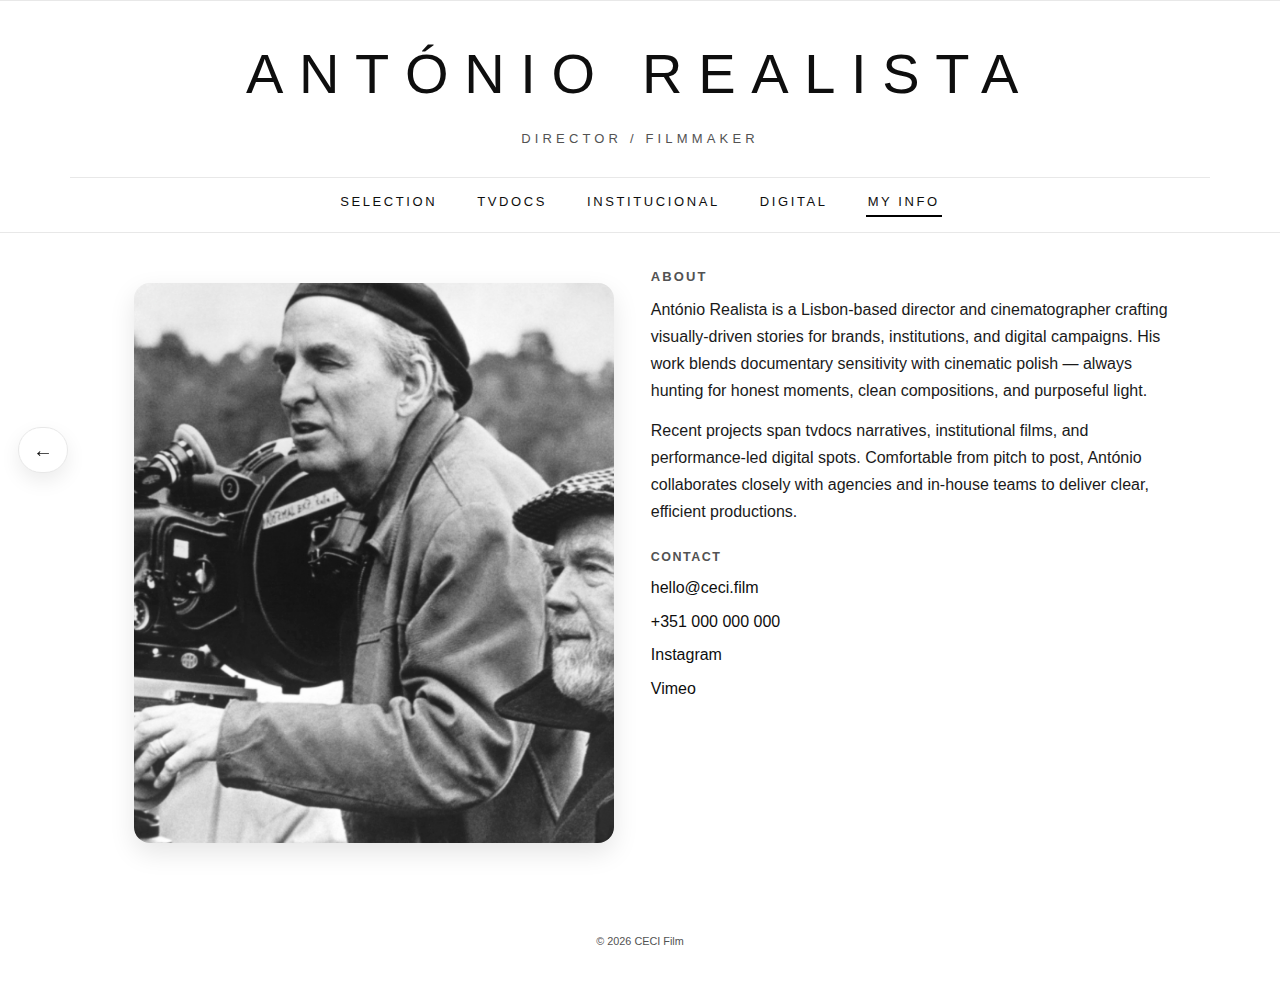
<file: my-info.html>
<!doctype html>
<html lang="en">
<head>
  <meta charset="utf-8" />
  <meta name="viewport" content="width=device-width, initial-scale=1" />
  <title>My Info — António Realista</title>
  <link rel="stylesheet" href="styles.css" />
  <script src="app.js" defer></script>
</head>
<body class="page-info">

  <header class="topbar"></header>

  <section class="artist-hero">
    <h1 class="artist-name">ANTÓNIO REALISTA</h1>
    <p class="artist-role">DIRECTOR / FILMMAKER</p>
  </section>

  <nav class="header-nav" aria-label="Primary">
    <ul class="tabs">
      <li class="tab"><a href="index.html#selection">SELECTION</a></li>
      <li class="tab"><a href="index.html#tvdocs">TVDOCS</a></li>
      <li class="tab"><a href="index.html#institucional">INSTITUCIONAL</a></li>
      <li class="tab"><a href="index.html#digital">DIGITAL</a></li>
      <li class="tab is-active"><a href="#" aria-selected="true">MY INFO</a></li>
    </ul>
  </nav>

  <div class="rule"></div>

  <!-- left floating arrow back to pictures -->
  <a class="jump-arrow to-pictures" href="index.html#selection" aria-label="Back to pictures">←</a>

  <!-- ===== My Info content ===== -->
  <main class="container info-wrap" aria-label="About the author">
    <section class="info-card">
      <figure class="info-photo">
        <img src="assets/author_portrait.png" alt="Portrait of a cinematographer" />
      </figure>


      <div class="info-body">
        <h2>About</h2>
        <p>
          António Realista is a Lisbon-based director and cinematographer crafting visually-driven
          stories for brands, institutions, and digital campaigns. His work blends documentary
          sensitivity with cinematic polish — always hunting for honest moments, clean compositions,
          and purposeful light.
        </p>
        <p>
          Recent projects span tvdocs narratives, institutional films, and performance-led
          digital spots. Comfortable from pitch to post, António collaborates closely with agencies
          and in-house teams to deliver clear, efficient productions.
        </p>

        <h3>Contact</h3>
        <ul class="contact-list">
          <li><a href="mailto:hello@ceci.film">hello@ceci.film</a></li>
          <li><a href="tel:+351000000000">+351 000 000 000</a></li>
          <li><a href="https://www.instagram.com/" target="_blank" rel="noopener">Instagram</a></li>
          <li><a href="https://vimeo.com/" target="_blank" rel="noopener">Vimeo</a></li>
        </ul>
      </div>
    </section>
  </main>

  <footer class="site-footer">
    <small>© <span id="year">2025</span> CECI Film</small>
  </footer>
</body>
</html>
</file>
<file: styles.css>
/* ============ Base / Tokens ============ */
:root{
  --maxw: 1140px;
  --pad: 24px;
  --gap: 24px;

  --text: #0e0e0e;
  --muted: #525252;
  --muted-2: #6e6e6e;
  --rule: #e8e8e8;

  --link: #0b0b0b;

  --font-display: "Helvetica Neue", Arial, system-ui, -apple-system, Segoe UI, Roboto, sans-serif;
  --letter-wide: 0.28em;
}

*,
*::before,
*::after { box-sizing: border-box; }

html {
  -webkit-font-smoothing: antialiased;
  -moz-osx-font-smoothing: grayscale;
  text-rendering: optimizeLegibility;
}
html, body {
  margin: 0;
  color: var(--text);
  background: #fff;
  font-family: var(--font-display);
  line-height: 1.6;
}

img { max-width: 100%; display: block; }

/* Focus styles (keyboard friendly, subtle) */
:where(a, button):focus-visible {
  outline: 2px solid #111;
  outline-offset: 2px;
  border-radius: 8px;
}

/* ============ Layout Helpers ============ */
.container {
  max-width: var(--maxw);
  margin-inline: auto;
  padding-inline: min(5vw, var(--pad));
}

/* ============ Topbar / Logo ============ */
.topbar { border-bottom: 1px solid var(--rule); }
.topbar .company-logo {
  display: block;
  height: 80px;
  padding: 12px var(--pad);
  max-width: var(--maxw);
  margin: 0 auto;
}
.topbar img { height: 56px; width: auto; }

/* ============ Artist Hero ============ */
.artist-hero {
  max-width: var(--maxw);
  margin: 28px auto 0;
  padding: 0 min(5vw, var(--pad)) 10px;
  text-align: center;
}
.artist-name {
  margin: 8px 0 4px;
  font-weight: 500;
  letter-spacing: var(--letter-wide);
  font-size: clamp(28px, 4.6vw, 56px);
}
@media (max-width: 420px){
  .artist-name { letter-spacing: 0.18em; } /* slightly relax on tiny screens */
}
.artist-role {
  margin: 10px 0 4px;
  letter-spacing: 0.32em;
  text-transform: uppercase;
  color: var(--muted);
  font-size: 13px;
}

/* ============ Tabs / Header Nav ============ */
.header-nav {
  max-width: var(--maxw);
  margin: 14px auto 0;
  padding: 0 min(5vw, var(--pad)) 12px;
  border-top: 1px solid var(--rule);
}
.tabs {
  list-style: none;
  display: flex;
  justify-content: center;
  gap: clamp(18px, 4vw, 36px);
  padding: 10px 0 6px;
  margin: 0;
}
.tab a {
  position: relative;
  text-decoration: none;
  color: inherit;
  text-transform: uppercase;
  letter-spacing: 0.2em;
  font-size: 13px;
  padding: 6px 2px;
}
.tab a::after{
  content:"";
  position:absolute;
  left:0; right:0; bottom:-2px;
  height:2px;
  background:#000;
  transform: scaleX(0);
  transform-origin:left;
  transition: transform .18s ease;
}
.tab a:hover::after { transform: scaleX(.6); }
.tab.is-active a::after{ transform: scaleX(1); }

/* Divider line after nav */
.rule { border-bottom: 1px solid var(--rule); }

/* ============ Gallery Grid ============ */
.gallery-grid {
  max-width: var(--maxw);
  margin: 28px auto 48px;
  padding: 0 min(5vw, var(--pad));
  display: grid;
  grid-template-columns: repeat(12, 1fr);
  gap: var(--gap);
}
.thumb {
  margin: 0;
  grid-column: span 12;
  border-radius: 12px;
  overflow: hidden;
  background:#f7f7f7;
  box-shadow: 0 6px 18px rgba(0,0,0,.06);
  transition: transform .18s ease, box-shadow .18s ease;
}
.thumb:hover {
  transform: translateY(-2px);
  box-shadow: 0 10px 24px rgba(0,0,0,.10);
}
.thumb img {
  width: 100%;
  height: 280px;
  object-fit: cover;
}
@media (min-width: 640px) {
  .thumb { grid-column: span 6; }
  .thumb img { height: 320px; }
}
@media (min-width: 1024px) {
  .thumb { grid-column: span 4; }
  .thumb img { height: 340px; }
}

/* ============ Footer ============ */
.site-footer {
  max-width: var(--maxw);
  margin: 0 auto 56px;
  padding: 0 min(5vw, var(--pad));
  text-align: center;
  color: var(--muted);
  font-size: 13px;
}

/* ============ Visibility helper ============ */
.is-hidden { display: none !important; }

/* ============ Feature Video ============ */
.video-hero { margin: 28px auto 0; padding: 0 min(5vw, var(--pad)); }
.video-frame {
  position: relative;
  max-width: var(--maxw);
  margin: 0 auto;
  /* border-radius: 14px; */
  overflow: hidden;
  box-shadow: 0 10px 26px rgba(0,0,0,.10);
}
.video-frame video {
  display: block;
  width: 100%;
  height: clamp(220px, 56vw, 560px);
  object-fit: cover;
  background: #000;
}
.video-caption {
  max-width: var(--maxw);
  margin: 12px auto 0;
  padding: 0 min(5vw, var(--pad));
  color: var(--muted-2);
  font-size: 13px;
  letter-spacing: 0.14em;
  text-transform: uppercase;
}

/* ============ Floating Arrows ============ */
.jump-arrow {
  position: fixed;
  top: 50%;
  transform: translateY(-50%);
  z-index: 1000;
  border: 1px solid var(--rule);
  background: #fff;
  padding: 12px 14px;
  font-size: 20px;
  line-height: 1;
  border-radius: 999px;
  cursor: pointer;
  box-shadow: 0 8px 20px rgba(0,0,0,.08);
  transition: transform .15s ease, box-shadow .15s ease, opacity .2s ease;
  text-decoration: none;
  color: inherit;
}
.jump-arrow:hover {
  transform: translateY(-50%) scale(1.04);
  box-shadow: 0 12px 28px rgba(0,0,0,.12);
}
.jump-arrow.to-gallery { right: 18px; }  /* only right arrow */
.jump-arrow.to-video   { left: 18px; }   /* only left arrow */




/* Left arrow on My Info page back to pictures */
.jump-arrow.to-pictures { left: 18px; }

/* keep footer spacing nice when gallery shows */
.gallery-grid { margin-bottom: 72px; }

/* Smooth collapse/expand for the video container */
#feature-video {
  overflow: hidden;
  transform-origin: top center;
  transition: max-height 320ms ease, opacity 320ms ease, transform 320ms ease;
}

/* Reduced motion */
@media (prefers-reduced-motion: reduce) {
  #feature-video { transition: none !important; }
  .thumb, .jump-arrow { transition: none !important; }
}

/* Utility used only after collapse completes */
.is-display-none { display: none !important; }

/* ===== My Info page (refined) ===== */

/* ===== My Info page (no overlap) ===== */

.info-wrap { margin: 34px auto 72px; }

.info-card {
  display: grid;
  grid-template-columns: 1fr;
  gap: 28px;                /* mobile gap */
  align-items: start;
}

/* Desktop: lock a left column and add a big, safe gutter */
@media (min-width: 900px) {
  .info-card {
    grid-template-columns: minmax(340px, 480px) 1fr;   /* portrait column */
    column-gap: clamp(36px, 6vw, 84px);               /* generous gutter */
    align-items: start;
  }
}

/* Portrait frame */
.info-photo {
  width: 100%;
  height: clamp(360px, 48vw, 560px);
  overflow: hidden;
  border-radius: 16px;
  box-shadow: 0 10px 26px rgba(0,0,0,.10);
  background: #f6f6f6;
  position: relative; 
  z-index: 0;                /* establish stacking context */
}

.info-photo img {
  width: 100%;
  height: 100%;
  object-fit: cover;
  display: block;
}

/* Text column */
.info-body {
  max-width: 64ch;          /* comfy line length */
  position: relative;
  z-index: 1;               /* sits above any neighboring shadows */
}

.info-body h2 {
  margin: 0 0 8px;
  letter-spacing: 0.16em;
  text-transform: uppercase;
  font-size: 13px;
  color: var(--muted);
}
.info-body h3 {
  margin: 22px 0 8px;
  letter-spacing: 0.12em;
  text-transform: uppercase;
  font-size: 12.5px;
  color: var(--muted);
}
.info-body p { margin: 0 0 12px; line-height: 1.7; color: #1a1a1a; }

.contact-list {
  list-style: none;
  padding: 0; margin: 0;
  display: grid; gap: 8px;
}
.contact-list a {
  color: inherit; text-decoration: none;
  border-bottom: 1px solid transparent; padding-bottom: 1px;
}
.contact-list a:hover { border-bottom-color: #999; }

/* ===== Modal (Video + Description) — reusable ===== */
.no-scroll { overflow: hidden; }

.modal-backdrop {
  position: fixed; inset: 0;
  background: rgba(0,0,0,.56);
  display: grid; place-items: center;
  z-index: 2000;
  padding: 20px;
  transition: opacity .18s ease;
}
.modal-backdrop.is-hidden { opacity: 0; pointer-events: none; }

.modal-shell {
  width: min(1200px, 100%);
  background: #fff;
  /* border-radius: 16px; */
  box-shadow: 0 18px 60px rgba(0,0,0,.35);
  overflow: hidden;
  transform: translateY(6px);
  transition: transform .18s ease;
  position: relative;
}
.modal-backdrop:not(.is-hidden) .modal-shell { transform: translateY(0); }

@media (prefers-color-scheme: dark) {
  .modal-shell { background: #0f0f0f; }
}


.modal-header { padding: 16px 20px 10px; }
.modal-title {
  margin: 0;
  font-size: clamp(16px, 2.4vw, 22px);
  letter-spacing: .14em;
  text-transform: uppercase;
  color: white;
}

.modal-media {
  position: relative;
  background: #000;
  aspect-ratio: 16 / 9;
  width: 100%;
}
.modal-media iframe,
.modal-media video {
  width: 100%;
  height: 100%;
  display: block;
  border: 0;
  object-fit: contain;
  background: #000;
}

.modal-body { padding: 14px 20px 20px; }
.modal-desc {
  margin: 0;
  color: #1a1a1a;
  line-height: 1.7;
}
@media (prefers-color-scheme: dark) {
  .modal-desc { color: #eaeaea; }
}

/* ===== Modal Carousel ===== */
.modal-carousel {
  padding: 20px;
  border-top: 1px solid var(--rule);
  background: #f8f8f8;
}

.carousel-title {
  margin: 0 0 16px;
  font-size: 14px;
  letter-spacing: 0.12em;
  text-transform: uppercase;
  color: var(--muted);
  font-weight: 500;
}

.carousel-container {
  position: relative;
  display: flex;
  align-items: center;
  gap: 12px;
}

.carousel-btn {
  flex-shrink: 0;
  width: 36px;
  height: 36px;
  border: 1px solid var(--rule);
  background: #fff;
  border-radius: 50%;
  display: flex;
  align-items: center;
  justify-content: center;
  cursor: pointer;
  font-size: 18px;
  color: var(--text);
  transition: all 0.15s ease;
  box-shadow: 0 2px 8px rgba(0,0,0,.06);
}

.carousel-btn:hover {
  background: #f5f5f5;
  transform: scale(1.05);
  box-shadow: 0 4px 12px rgba(0,0,0,.1);
}

.carousel-btn:disabled {
  opacity: 0.4;
  cursor: not-allowed;
  transform: none;
}

.carousel-track {
  flex: 1;
  display: flex;
  gap: 12px;
  overflow: hidden;
  scroll-behavior: smooth;
  padding: 4px 0;
}

.carousel-item {
  flex-shrink: 0;
  width: 120px;
  height: 80px;
  border-radius: 8px;
  overflow: hidden;
  cursor: pointer;
  position: relative;
  background: #000;
  transition: transform 0.15s ease, box-shadow 0.15s ease;
}

.carousel-item:hover {
  transform: scale(1.05);
  box-shadow: 0 6px 16px rgba(0,0,0,.2);
}

.carousel-item img {
  width: 100%;
  height: 100%;
  object-fit: cover;
  display: block;
}

.carousel-item::after {
  content: '▶';
  position: absolute;
  top: 50%;
  left: 50%;
  transform: translate(-50%, -50%);
  color: white;
  font-size: 16px;
  text-shadow: 0 1px 3px rgba(0,0,0,.5);
  opacity: 0.8;
  transition: opacity 0.15s ease;
}

.carousel-item:hover::after {
  opacity: 1;
}

@media (prefers-color-scheme: dark) {
  .modal-carousel { background: #1a1a1a; }
  .carousel-btn { background: #2a2a2a; color: #eaeaea; }
  .carousel-btn:hover { background: #3a3a3a; }
}
</file>
